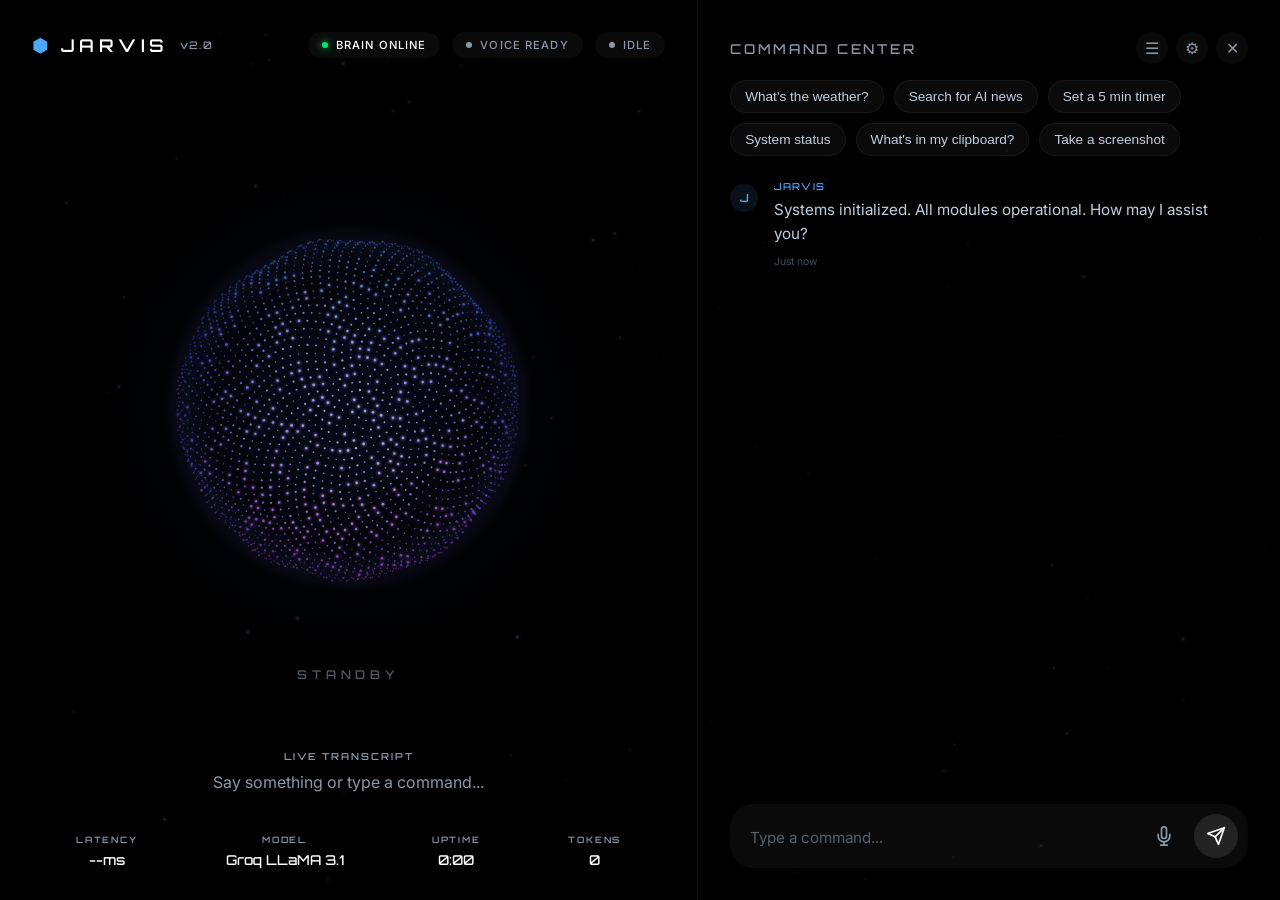
<file: index.html>
<!DOCTYPE html>
<html lang="en">
<head>
  <meta charset="UTF-8" />
  <meta name="viewport" content="width=device-width, initial-scale=1.0" />
  <title>JARVIS AI v2.0</title>
  <meta name="description" content="JARVIS AI — Advanced voice assistant interface with holographic orb visualization" />
  <link href="https://fonts.googleapis.com/css2?family=Inter:wght@300;400;500;600;700&family=Orbitron:wght@400;500;600;700;800;900&display=swap" rel="stylesheet">
  <link rel="stylesheet" href="style.css" />
</head>
<body>
  <div class="scanlines"></div>
  <canvas id="particleCanvas"></canvas>

  <div class="app boot-fade" id="app">
    <!-- Left: Orb + Status -->
    <section class="orb-section">
      <header class="top-bar boot-slide-down">
        <div class="logo">
          <span class="logo-icon">&#x2B22;</span>
          <span class="logo-text">JARVIS</span>
          <span class="logo-version">v2.0</span>
        </div>
        <div class="status-pills">
          <div class="pill online" id="pillBrain"><span class="dot"></span> Brain Online</div>
          <div class="pill" id="pillVoice"><span class="dot"></span> Voice Ready</div>
          <div class="pill" id="pillMode"><span class="dot"></span> <span id="modeText">Idle</span></div>
        </div>
      </header>

      <div class="orb-container boot-scale" id="orbContainer">
        <canvas id="orbCanvas" width="600" height="600"></canvas>
        <div class="orb-label" id="orbLabel">STANDBY</div>
      </div>

      <div class="transcript-bar" id="transcriptBar">
        <div class="transcript-label">LIVE TRANSCRIPT</div>
        <div class="transcript-text" id="transcriptText">Say something or type a command...</div>
      </div>

      <div class="metrics-row boot-slide-up">
        <div class="metric">
          <span class="metric-label">LATENCY</span>
          <span class="metric-value" id="metricLatency">--ms</span>
        </div>
        <div class="metric">
          <span class="metric-label">MODEL</span>
          <span class="metric-value" id="metricModel">Groq LLaMA 3.1</span>
        </div>
        <div class="metric">
          <span class="metric-label">UPTIME</span>
          <span class="metric-value" id="metricUptime">0:00</span>
        </div>
        <div class="metric">
          <span class="metric-label">TOKENS</span>
          <span class="metric-value" id="metricTokens">0</span>
        </div>
      </div>
    </section>

    <!-- Right: Chat + Controls -->
    <section class="chat-section boot-slide-left">
      <div class="history-sidebar" id="historySidebar">
        <div class="history-header">
          <h3>Past Sessions</h3>
          <button class="icon-btn" id="closeHistoryBtn">&#x2715;</button>
        </div>
        <div class="history-list" id="historyList">
          <!-- Populated by JS -->
        </div>
      </div>
      <div class="chat-header">
        <h2>Command Center</h2>
        <div class="chat-actions">
          <button class="icon-btn" id="historyBtn" title="History">&#9776;</button>
          <button class="icon-btn" id="settingsBtn" title="Settings">&#x2699;</button>
          <button class="icon-btn" id="clearBtn" title="Clear chat">&#x2715;</button>
        </div>
      </div>

      <div class="suggestions" id="suggestions">
      <button class="suggestion-chip">What's the weather?</button>
        <button class="suggestion-chip">Search for AI news</button>
        <button class="suggestion-chip">Set a 5 min timer</button>
        <button class="suggestion-chip">System status</button>
        <button class="suggestion-chip">What's in my clipboard?</button>
        <button class="suggestion-chip">Take a screenshot</button>
      </div>

      <div class="chat-log" id="chatLog">
        <div class="message jarvis">
          <div class="message-avatar">J</div>
          <div class="message-body">
            <div class="message-name">JARVIS</div>
            <div class="message-text">Systems initialized. All modules operational. How may I assist you?</div>
            <div class="message-time">Just now</div>
          </div>
        </div>
      </div>

      <div class="composer">
        <div class="input-wrapper">
          <textarea id="commandInput" placeholder="Type a command..." rows="1"></textarea>
          <div class="composer-actions">
            <button class="mic-btn" id="micBtn" title="Toggle microphone">
              <svg viewBox="0 0 24 24" fill="none" stroke="currentColor" stroke-width="2" stroke-linecap="round" stroke-linejoin="round">
                <path d="M12 1a3 3 0 0 0-3 3v8a3 3 0 0 0 6 0V4a3 3 0 0 0-3-3z"/>
                <path d="M19 10v2a7 7 0 0 1-14 0v-2"/>
                <line x1="12" y1="19" x2="12" y2="23"/>
                <line x1="8" y1="23" x2="16" y2="23"/>
              </svg>
            </button>
            <button class="send-btn" id="sendBtn" title="Send command">
              <svg viewBox="0 0 24 24" fill="none" stroke="currentColor" stroke-width="2" stroke-linecap="round" stroke-linejoin="round">
                <line x1="22" y1="2" x2="11" y2="13"/>
                <polygon points="22 2 15 22 11 13 2 9 22 2"/>
              </svg>
            </button>
          </div>
        </div>
      </div>
    </section>

    <!-- Settings Modal -->
    <div class="modal-overlay" id="settingsModal">
      <div class="modal-content boot-scale">
        <div class="modal-header">
          <h2>System Preferences</h2>
          <button class="icon-btn close-modal" id="closeSettingsBtn">&#x2715;</button>
        </div>
        <div class="modal-body">
          <div class="setting-group">
            <label>LLM Model</label>
            <select id="modelSelect">
              <option value="llama-3.3-70b-versatile">LLaMA 3.3 70B (Fast, Default)</option>
              <option value="mixtral-8x7b-32768">Mixtral 8x7B (Creative)</option>
            </select>
          </div>
          <div class="setting-group">
            <label>TTS Engine</label>
            <select id="voiceSelect">
              <option value="sapi5">Windows SAPI5 (Fast, Offline)</option>
              <option value="edge">Edge TTS (High Quality, Online)</option>
            </select>
          </div>
          <div class="setting-group">
            <label>Visual Theme</label>
            <select id="themeSelect">
              <option value="iron-man">Iron Man (Cyan/Blue)</option>
              <option value="ultron">Ultron (Red/Orange)</option>
              <option value="vision">Vision (Green/Yellow)</option>
            </select>
          </div>
        </div>
        <div class="modal-footer">
          <button class="primary-btn" id="saveSettingsBtn">Save Configuration</button>
        </div>
      </div>
    </div>

  </div>

  <script src="orb.js"></script>
  <script src="particles.js"></script>
  <script src="app.js"></script>
</body>
</html>
</file>
<file: style.css>
/* ══════════════════════════════════════════════════════════════════
   JARVIS AI v2.0 — Clean & Minimal Theme
   ══════════════════════════════════════════════════════════════════ */

:root {
  --bg-deep: #000000;
  --bg-panel: rgba(0, 0, 0, 0.3);
  --glass: rgba(255, 255, 255, 0.04);
  --glass-hover: rgba(255, 255, 255, 0.08);
  --border: rgba(255, 255, 255, 0.06);
  --border-active: rgba(255, 255, 255, 0.2);
  --blue-core: #4da6ff;
  --blue-glow: #2196f3;
  --blue-bright: #64b5f6;
  --cyan: #00e5ff;
  --white: #ffffff;
  --muted: #8899aa;
  --text: #c0d0e0;
  --accent-green: #00e676;
  --accent-red: #ff5252;
  --font-display: 'Orbitron', monospace;
  --font-body: 'Inter', -apple-system, BlinkMacSystemFont, sans-serif;
  --radius: 8px;
}

/* ── Reset ───────────────────────────────────────────────────────── */
*, *::before, *::after { box-sizing: border-box; margin: 0; padding: 0; }
html { height: 100%; -webkit-font-smoothing: antialiased; }
body {
  height: 100%;
  font-family: var(--font-body);
  color: var(--text);
  background: var(--bg-deep);
  overflow: hidden;
}

/* ── Particle canvas (background) ────────────────────────────────── */
#particleCanvas {
  position: fixed; inset: 0; z-index: 0;
  width: 100%; height: 100%;
  pointer-events: none;
  opacity: 0.3;
}

/* ── Main layout ─────────────────────────────────────────────────── */
.app {
  position: relative; z-index: 1;
  height: 100vh;
  display: grid;
  grid-template-columns: 1.2fr 1fr;
  gap: 0;
}

/* ── Left: Orb section ───────────────────────────────────────────── */
.orb-section {
  display: flex;
  flex-direction: column;
  padding: 32px;
  border-right: 1px solid var(--border);
  background: transparent;
}

/* Top bar */
.top-bar {
  display: flex;
  justify-content: space-between;
  align-items: center;
  margin-bottom: 24px;
}

.logo {
  display: flex;
  align-items: center;
  gap: 12px;
}

.logo-icon {
  font-size: 1.2rem;
  color: var(--blue-core);
}

.logo-text {
  font-family: var(--font-display);
  font-size: 1.1rem;
  font-weight: 600;
  letter-spacing: 0.25em;
  color: var(--white);
}

.logo-version {
  font-family: var(--font-display);
  font-size: 0.65rem;
  font-weight: 500;
  color: var(--muted);
  letter-spacing: 0.1em;
}

.status-pills {
  display: flex;
  gap: 12px;
}

.pill {
  display: flex;
  align-items: center;
  gap: 8px;
  padding: 6px 14px;
  border-radius: 20px;
  font-size: 0.7rem;
  font-weight: 500;
  letter-spacing: 0.1em;
  text-transform: uppercase;
  background: var(--glass);
  color: var(--muted);
}

.pill .dot {
  width: 6px; height: 6px;
  border-radius: 50%;
  background: var(--muted);
}

.pill.online .dot {
  background: var(--accent-green);
  box-shadow: 0 0 8px var(--accent-green);
}

.pill.online {
  color: var(--white);
}

/* Orb container */
.orb-container {
  flex: 1;
  display: flex;
  flex-direction: column;
  align-items: center;
  justify-content: center;
  position: relative;
  min-height: 0;
}

#orbCanvas {
  width: min(60vh, 560px);
  height: min(60vh, 560px);
  filter: drop-shadow(0 0 80px rgba(80, 120, 255, 0.1));
}

.orb-label {
  position: absolute;
  bottom: 8%;
  font-family: var(--font-display);
  font-size: 0.75rem;
  font-weight: 500;
  letter-spacing: 0.4em;
  color: var(--muted);
  opacity: 0.6;
  animation: labelPulse 4s ease-in-out infinite;
}

@keyframes labelPulse {
  0%, 100% { opacity: 0.3; }
  50% { opacity: 0.8; }
}

/* Transcript bar */
.transcript-bar {
  padding: 16px 0;
  text-align: center;
}

.transcript-label {
  font-family: var(--font-display);
  font-size: 0.6rem;
  font-weight: 600;
  letter-spacing: 0.2em;
  color: var(--muted);
  margin-bottom: 8px;
}

.transcript-text {
  font-size: 1rem;
  color: var(--muted);
  line-height: 1.5;
  min-height: 1.5em;
  transition: color 0.3s;
}

.transcript-text.active {
  color: var(--white);
}

/* Metrics row */
.metrics-row {
  display: flex;
  justify-content: space-around;
  margin-top: auto;
  padding-top: 24px;
}

.metric {
  text-align: center;
}

.metric-label {
  display: block;
  font-family: var(--font-display);
  font-size: 0.55rem;
  font-weight: 600;
  letter-spacing: 0.2em;
  color: var(--muted);
  margin-bottom: 6px;
}

.metric-value {
  display: block;
  font-family: var(--font-display);
  font-size: 0.85rem;
  font-weight: 500;
  color: var(--white);
}

/* ── Right: Chat section ─────────────────────────────────────────── */
.chat-section {
  display: flex;
  flex-direction: column;
  background: var(--bg-panel);
  min-height: 0;
}

.chat-header {
  display: flex;
  justify-content: space-between;
  align-items: center;
  padding: 32px 32px 16px;
}

.chat-header h2 {
  font-family: var(--font-display);
  font-size: 0.85rem;
  font-weight: 500;
  letter-spacing: 0.2em;
  text-transform: uppercase;
  color: var(--muted);
}

.chat-actions {
  display: flex;
  gap: 8px;
}

.icon-btn {
  width: 32px; height: 32px;
  border-radius: 50%;
  border: none;
  background: var(--glass);
  color: var(--muted);
  font-size: 1rem;
  cursor: pointer;
  display: grid; place-items: center;
  transition: all 0.2s;
}

.icon-btn:hover {
  background: var(--glass-hover);
  color: var(--white);
}

/* Suggestions */
.suggestions {
  display: flex;
  flex-wrap: wrap;
  gap: 10px;
  padding: 0 32px 24px;
}

.suggestion-chip {
  padding: 8px 14px;
  background: var(--glass);
  border: 1px solid var(--border);
  border-radius: 20px;
  color: var(--text);
  font-size: 0.85rem;
  cursor: pointer;
  transition: all 0.3s cubic-bezier(0.16, 1, 0.3, 1);
}

.suggestion-chip:hover {
  background: rgba(77, 166, 255, 0.15);
  border-color: var(--blue-core);
  color: var(--white);
  transform: translateY(-2px) scale(1.02);
  box-shadow: 0 4px 12px rgba(77, 166, 255, 0.2);
}

.suggestion-chip:active {
  transform: translateY(0) scale(0.98);
}
/* Chat log */
.chat-log {
  flex: 1;
  overflow-y: auto;
  padding: 0 32px;
  display: flex;
  flex-direction: column;
  gap: 24px;
  min-height: 0;
}

.chat-log::-webkit-scrollbar { width: 4px; }
.chat-log::-webkit-scrollbar-track { background: transparent; }
.chat-log::-webkit-scrollbar-thumb { background: var(--glass-hover); border-radius: 4px; }

.message {
  display: flex;
  gap: 16px;
  max-width: 95%;
  animation: messageIn 0.35s cubic-bezier(0.22, 1, 0.36, 1);
}

@keyframes messageIn {
  from { opacity: 0; transform: translateY(12px); }
  to { opacity: 1; transform: translateY(0); }
}

.message.user {
  flex-direction: row-reverse;
  align-self: flex-end;
}

.message-avatar {
  width: 28px; height: 28px;
  border-radius: 50%;
  display: grid; place-items: center;
  font-family: var(--font-display);
  font-weight: 600;
  font-size: 0.7rem;
  flex-shrink: 0;
  margin-top: 4px;
}

.message.jarvis .message-avatar {
  background: rgba(77, 166, 255, 0.1);
  color: var(--blue-core);
}

.message.user .message-avatar {
  background: var(--glass);
  color: var(--muted);
}

.message-body {
  flex: 1;
}

.message-name {
  font-family: var(--font-display);
  font-size: 0.6rem;
  font-weight: 500;
  letter-spacing: 0.15em;
  text-transform: uppercase;
  margin-bottom: 6px;
}

.message.jarvis .message-name { color: var(--blue-core); }
.message.user .message-name { color: var(--muted); text-align: right; }

.message-text {
  font-size: 0.95rem;
  line-height: 1.6;
  color: var(--text);
}

.message.user .message-text {
  color: var(--white);
  text-align: right;
}

.message-time {
  font-size: 0.65rem;
  color: var(--muted);
  margin-top: 8px;
  opacity: 0.5;
}

.message.user .message-time { text-align: right; }

/* Composer */
.composer {
  padding: 24px 32px 32px;
}

.input-wrapper {
  display: flex;
  align-items: flex-end;
  gap: 12px;
  background: var(--glass);
  border-radius: 24px;
  padding: 10px 10px 10px 20px;
  transition: background 0.3s;
}

.input-wrapper:focus-within {
  background: var(--glass-hover);
}

.input-wrapper textarea {
  flex: 1;
  border: none;
  background: transparent;
  color: var(--white);
  font-family: var(--font-body);
  font-size: 0.95rem;
  line-height: 1.5;
  resize: none;
  outline: none;
  max-height: 120px;
  padding-bottom: 8px;
  padding-top: 8px;
}

.input-wrapper textarea::placeholder {
  color: var(--muted);
  opacity: 0.6;
}

.composer-actions {
  display: flex;
  gap: 8px;
  flex-shrink: 0;
}

.mic-btn, .send-btn {
  width: 44px; height: 44px;
  border-radius: 50%;
  border: none;
  cursor: pointer;
  display: grid; place-items: center;
  transition: all 0.3s cubic-bezier(0.175, 0.885, 0.32, 1.275);
}

.mic-btn {
  background: transparent;
  color: var(--muted);
}

.mic-btn:hover { 
  background: rgba(77, 166, 255, 0.15); 
  color: var(--blue-core); 
  transform: scale(1.1);
}

.mic-btn:active {
  transform: scale(0.95);
}

.send-btn {
  background: var(--glass);
  color: var(--text);
}

.send-btn:hover {
  background: var(--blue-core);
  color: #000;
  transform: scale(1.1);
  box-shadow: 0 0 15px rgba(77, 166, 255, 0.4);
}

.send-btn:active {
  transform: scale(0.95);
}

.mic-btn.active {
  background: rgba(255, 82, 82, 0.15);
  color: var(--accent-red);
  animation: micPulse 2s ease-in-out infinite;
}

@keyframes micPulse {
  0%, 100% { transform: scale(1); }
  50% { transform: scale(1.1); }
}

.mic-btn svg, .send-btn svg {
  width: 20px; height: 20px;
}

.send-btn {
  background: rgba(255, 255, 255, 0.1);
  color: var(--white);
}

.send-btn:hover {
  background: rgba(255, 255, 255, 0.2);
}

/* ── Responsive ──────────────────────────────────────────────────── */
@media (max-width: 1100px) {
  .app { grid-template-columns: 1fr; grid-template-rows: 55vh 1fr; }
  .orb-section { border-right: none; border-bottom: 1px solid var(--border); padding: 24px; }
  .metrics-row { padding-top: 16px; }
}

@media (max-width: 640px) {
  .orb-section { padding: 16px; }
  .top-bar { flex-direction: column; gap: 12px; align-items: flex-start; }
  .status-pills { flex-wrap: wrap; }
}

/* ── Custom Scrollbar ─────────────────────────────────────────────── */
::-webkit-scrollbar {
  width: 6px;
}

::-webkit-scrollbar-track {
  background: transparent;
}

::-webkit-scrollbar-thumb {
  background: rgba(77, 166, 255, 0.25);
  border-radius: 3px;
  transition: background 0.3s;
}

::-webkit-scrollbar-thumb:hover {
  background: rgba(77, 166, 255, 0.5);
}

/* Firefox scrollbar */
* {
  scrollbar-width: thin;
  scrollbar-color: rgba(77, 166, 255, 0.25) transparent;
}

/* ── Typing Indicator ─────────────────────────────────────────────── */
.typing-indicator {
  display: flex;
  align-items: center;
  gap: 5px;
  padding: 12px 16px;
}

.typing-indicator .dot {
  width: 8px;
  height: 8px;
  border-radius: 50%;
  background: var(--blue-core);
  opacity: 0.4;
  animation: typingBounce 1.4s ease-in-out infinite;
}

.typing-indicator .dot:nth-child(2) {
  animation-delay: 0.2s;
}

.typing-indicator .dot:nth-child(3) {
  animation-delay: 0.4s;
}

@keyframes typingBounce {
  0%, 60%, 100% {
    transform: translateY(0);
    opacity: 0.4;
  }
  30% {
    transform: translateY(-8px);
    opacity: 1;
  }
}

/* ── Keyboard shortcut hints ──────────────────────────────────────── */
.shortcut-hint {
  position: fixed;
  bottom: 12px;
  left: 50%;
  transform: translateX(-50%);
  font-size: 0.65rem;
  color: var(--muted);
  opacity: 0.4;
  font-family: var(--font-display);
  letter-spacing: 0.15em;
  pointer-events: none;
  z-index: 10;
}

kbd {
  background: rgba(255,255,255,0.08);
  border: 1px solid rgba(255,255,255,0.12);
  border-radius: 3px;
  padding: 1px 5px;
  font-family: var(--font-display);
  font-size: 0.6rem;
}

/* ── Boot Animations (React/Mount Style) ───────────────────────── */
@keyframes bootFadeIn {
  from { opacity: 0; }
  to { opacity: 1; }
}
@keyframes bootSlideDown {
  from { opacity: 0; transform: translateY(-20px); }
  to { opacity: 1; transform: translateY(0); }
}
@keyframes bootSlideUp {
  from { opacity: 0; transform: translateY(20px); }
  to { opacity: 1; transform: translateY(0); }
}
@keyframes bootSlideLeft {
  from { opacity: 0; transform: translateX(30px); }
  to { opacity: 1; transform: translateX(0); }
}
@keyframes bootScaleUp {
  from { opacity: 0; transform: scale(0.8); }
  to { opacity: 1; transform: scale(1); }
}

.boot-fade {
  animation: bootFadeIn 0.8s ease-out forwards;
}
.boot-slide-down {
  opacity: 0;
  animation: bootSlideDown 0.8s cubic-bezier(0.16, 1, 0.3, 1) 0.2s forwards;
}
.boot-scale {
  opacity: 0;
  animation: bootScaleUp 1s cubic-bezier(0.16, 1, 0.3, 1) 0.4s forwards;
}
.boot-slide-up {
  opacity: 0;
  animation: bootSlideUp 0.8s cubic-bezier(0.16, 1, 0.3, 1) 0.6s forwards;
}
.boot-slide-left {
  opacity: 0;
  animation: bootSlideLeft 0.8s cubic-bezier(0.16, 1, 0.3, 1) 0.8s forwards;
}

/* ── History Sidebar ── */
.history-sidebar {
  position: absolute;
  top: 0; right: -300px;
  width: 300px;
  height: 100%;
  background: rgba(10, 20, 30, 0.95);
  border-left: 1px solid rgba(0, 229, 255, 0.2);
  z-index: 50;
  display: flex;
  flex-direction: column;
  transition: right 0.3s cubic-bezier(0.16, 1, 0.3, 1);
  box-shadow: -5px 0 20px rgba(0,0,0,0.5);
  backdrop-filter: blur(10px);
}
.history-sidebar.active {
  right: 0;
}
.history-header {
  padding: 15px;
  border-bottom: 1px solid rgba(255,255,255,0.1);
  display: flex;
  justify-content: space-between;
  align-items: center;
}
.history-header h3 {
  margin: 0;
  font-family: var(--font-header);
  font-size: 1rem;
  letter-spacing: 1px;
}
.history-list {
  flex: 1;
  overflow-y: auto;
  padding: 10px;
}
.history-item {
  padding: 12px;
  background: rgba(255,255,255,0.03);
  border-radius: 8px;
  margin-bottom: 10px;
  cursor: pointer;
  transition: background 0.2s;
  font-size: 0.9rem;
}
.history-item:hover {
  background: rgba(0, 229, 255, 0.1);
}
.history-item-date {
  font-size: 0.75rem;
  color: var(--muted);
  margin-bottom: 5px;
}

/* ── Modals & Settings ── */
.modal-overlay {
  position: fixed;
  top: 0; left: 0; width: 100vw; height: 100vh;
  background: rgba(0, 5, 10, 0.8);
  backdrop-filter: blur(8px);
  display: flex;
  align-items: center;
  justify-content: center;
  z-index: 1000;
  opacity: 0;
  pointer-events: none;
  transition: opacity 0.3s ease;
}
.modal-overlay.active {
  opacity: 1;
  pointer-events: auto;
}
.modal-content {
  background: rgba(10, 20, 30, 0.85);
  border: 1px solid rgba(0, 229, 255, 0.3);
  border-radius: 12px;
  width: 400px;
  max-width: 90%;
  box-shadow: 0 10px 40px rgba(0, 0, 0, 0.8), inset 0 0 20px rgba(0, 229, 255, 0.05);
  transform: scale(0.95);
  transition: transform 0.3s cubic-bezier(0.16, 1, 0.3, 1);
}
.modal-overlay.active .modal-content {
  transform: scale(1);
}
.modal-header {
  padding: 20px;
  border-bottom: 1px solid rgba(255, 255, 255, 0.05);
  display: flex;
  justify-content: space-between;
  align-items: center;
}
.modal-header h2 {
  font-family: var(--font-header);
  font-size: 1.2rem;
  font-weight: 600;
  letter-spacing: 1px;
  margin: 0;
}
.modal-body {
  padding: 20px;
}
.setting-group {
  margin-bottom: 20px;
}
.setting-group label {
  display: block;
  font-size: 0.85rem;
  color: var(--muted);
  margin-bottom: 8px;
  text-transform: uppercase;
  letter-spacing: 1px;
}
.setting-group select {
  width: 100%;
  background: rgba(0, 0, 0, 0.4);
  border: 1px solid rgba(255, 255, 255, 0.1);
  color: var(--text);
  padding: 10px;
  border-radius: 6px;
  font-family: var(--font-body);
  font-size: 0.95rem;
  outline: none;
  transition: border-color 0.2s;
}
.setting-group select:focus {
  border-color: var(--primary);
}
.modal-footer {
  padding: 20px;
  border-top: 1px solid rgba(255, 255, 255, 0.05);
  display: flex;
  justify-content: flex-end;
}
.primary-btn {
  background: rgba(0, 229, 255, 0.15);
  border: 1px solid var(--primary);
  color: var(--primary);
  padding: 10px 20px;
  border-radius: 6px;
  font-family: var(--font-header);
  font-size: 0.9rem;
  font-weight: 600;
  letter-spacing: 1px;
  cursor: pointer;
  transition: all 0.2s;
}
.primary-btn:hover {
  background: var(--primary);
  color: #000;
  box-shadow: 0 0 15px rgba(0, 229, 255, 0.5);
}
</file>
